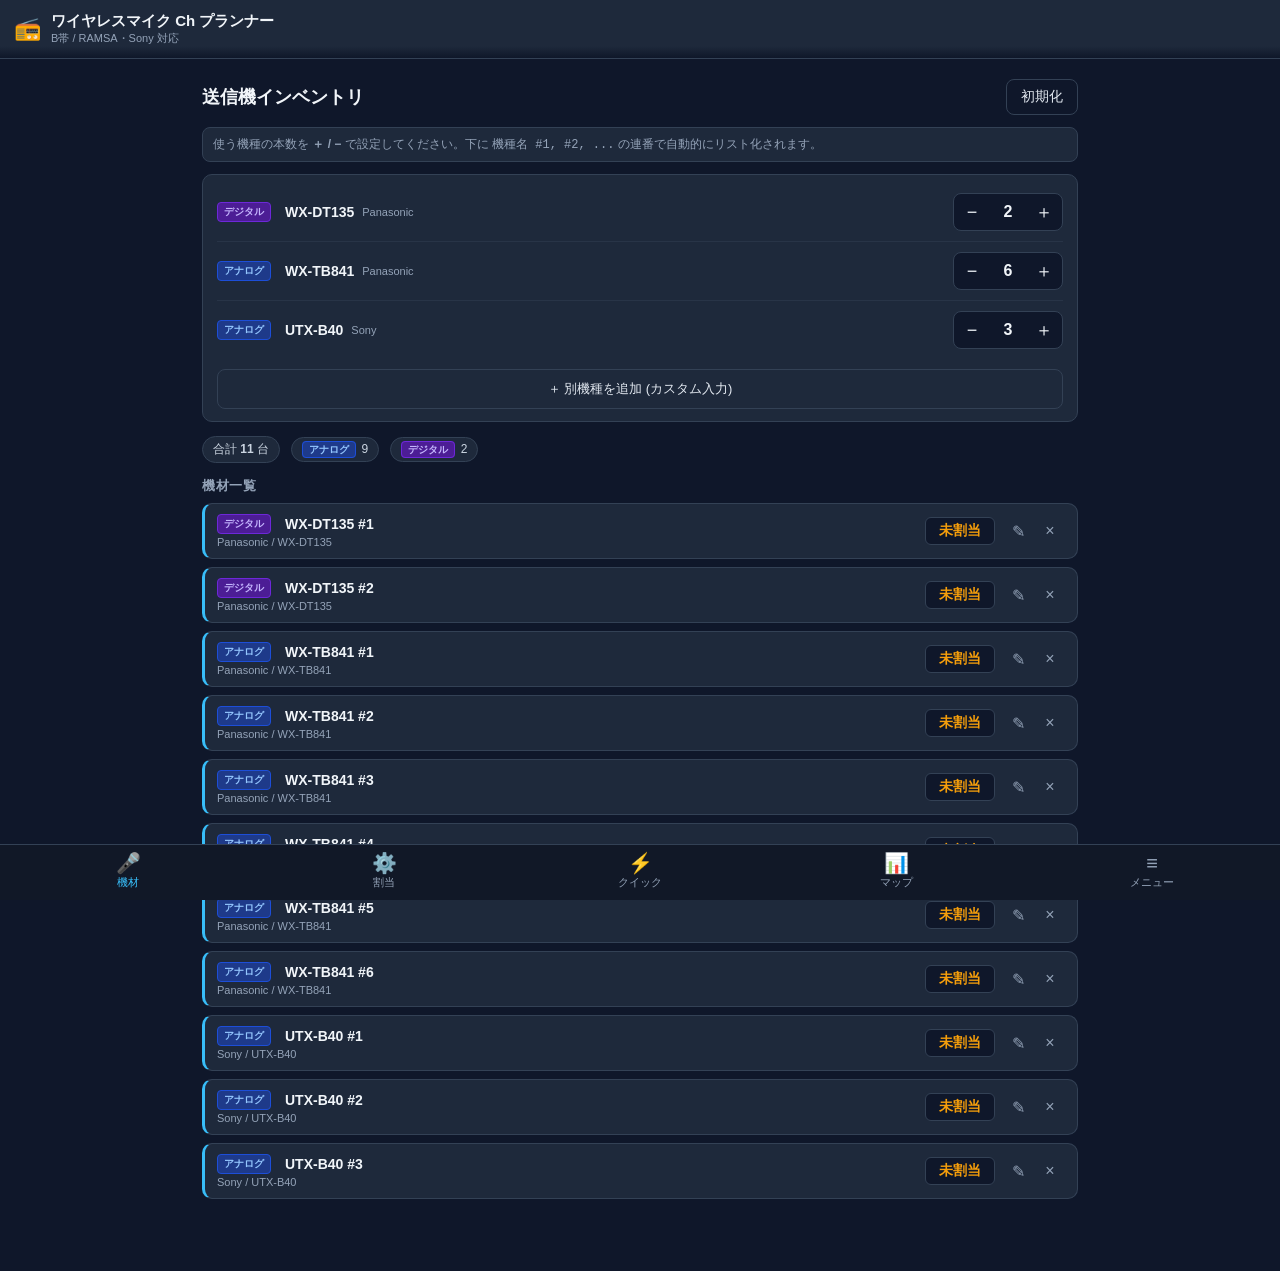
<file: index.html>
<!doctype html>
<html lang="ja">
<head>
  <meta charset="utf-8" />
  <meta name="viewport" content="width=device-width, initial-scale=1, viewport-fit=cover" />
  <meta name="theme-color" content="#0f172a" />
  <title>ワイヤレスマイク Ch プランナー (B帯)</title>
  <link rel="manifest" href="./manifest.webmanifest" />
  <link rel="icon" type="image/svg+xml" href="./icons/icon.svg" />
  <link rel="apple-touch-icon" href="./icons/icon-192.svg" />
  <link rel="stylesheet" href="./css/style.css" />
</head>
<body>
  <header class="appbar">
    <div class="appbar-inner">
      <span class="logo">📻</span>
      <div class="title">
        <strong>ワイヤレスマイク Ch プランナー</strong>
        <small>B帯 / RAMSA・Sony 対応</small>
      </div>
    </div>
  </header>

  <main id="main">
    <section id="view-inventory" class="view active"></section>
    <section id="view-assign" class="view"></section>
    <section id="view-quick" class="view"></section>
    <section id="view-map" class="view"></section>
    <section id="view-menu" class="view"></section>
  </main>

  <nav class="bottom-nav">
    <button class="nav-btn active" data-view="inventory">
      <span class="ico">🎤</span><span>機材</span>
    </button>
    <button class="nav-btn" data-view="assign">
      <span class="ico">⚙️</span><span>割当</span>
    </button>
    <button class="nav-btn" data-view="quick">
      <span class="ico">⚡</span><span>クイック</span>
    </button>
    <button class="nav-btn" data-view="map">
      <span class="ico">📊</span><span>マップ</span>
    </button>
    <button class="nav-btn" data-view="menu">
      <span class="ico">≡</span><span>メニュー</span>
    </button>
  </nav>

  <div id="modal-overlay" class="modal-overlay">
    <div id="modal" class="modal">
      <div id="modal-body"></div>
    </div>
  </div>

  <div id="toast" class="toast"></div>

  <script src="./js/data.js"></script>
  <script src="./js/storage.js"></script>
  <script src="./js/imd.js"></script>
  <script src="./js/auto-assign.js"></script>
  <script src="./js/visualize.js"></script>
  <script src="./js/export.js"></script>
  <script src="./js/app.js"></script>
</body>
</html>
</file>
<file: css/style.css>
/* ============== 基本リセット ============== */
* { box-sizing: border-box; }
html, body { margin: 0; padding: 0; }
body {
  font-family: -apple-system, BlinkMacSystemFont, "Segoe UI", "Hiragino Kaku Gothic ProN",
               "Yu Gothic", "Meiryo", sans-serif;
  background: #0f172a;
  color: #e2e8f0;
  min-height: 100vh;
  -webkit-font-smoothing: antialiased;
}
button { font-family: inherit; }

/* ============== レイアウト ============== */
.appbar {
  position: sticky; top: 0; z-index: 30;
  background: linear-gradient(180deg, #1e293b 0%, #1e293b 80%, rgba(30,41,59,0.0) 100%);
  padding-top: env(safe-area-inset-top);
  border-bottom: 1px solid #334155;
}
.appbar-inner {
  display: flex; align-items: center; gap: 10px;
  padding: 12px 14px;
}
.appbar .logo { font-size: 22px; }
.appbar .title strong { display: block; font-size: 15px; color: #f1f5f9; }
.appbar .title small { display: block; font-size: 11px; color: #94a3b8; }

main {
  padding: 12px 12px calc(72px + env(safe-area-inset-bottom));
  max-width: 900px;
  margin: 0 auto;
}

.view { display: none; }
.view.active { display: block; }

.bottom-nav {
  position: fixed; left: 0; right: 0; bottom: 0; z-index: 30;
  display: grid; grid-template-columns: repeat(5, 1fr);
  background: #111827;
  border-top: 1px solid #334155;
  padding-bottom: env(safe-area-inset-bottom);
}
.nav-btn {
  appearance: none; border: 0; background: transparent;
  color: #94a3b8;
  padding: 8px 4px 10px;
  display: flex; flex-direction: column; align-items: center; gap: 2px;
  font-size: 11px;
  cursor: pointer;
}
.nav-btn .ico { font-size: 20px; line-height: 1; }
.nav-btn.active { color: #38bdf8; }
.nav-btn:active { background: rgba(255,255,255,0.04); }

/* ============== 共通 UI ============== */
.page-head {
  display: flex; justify-content: space-between; align-items: center;
  margin: 8px 0 12px;
  gap: 8px; flex-wrap: wrap;
}
.page-head h2 { margin: 0; font-size: 18px; color: #f1f5f9; }
.head-actions { display: flex; gap: 8px; flex-wrap: wrap; }
.sub { font-size: 13px; color: #94a3b8; margin: 18px 0 8px; letter-spacing: .04em; }
.hint { font-size: 12px; color: #94a3b8; background: #1e293b; padding: 8px 10px; border-radius: 8px; border: 1px solid #334155; margin-bottom: 12px; }
.hint.small { font-size: 11px; }
.empty { color: #64748b; padding: 14px; text-align: center; border: 1px dashed #334155; border-radius: 8px; }

.btn {
  appearance: none; border: 1px solid #334155; background: #1e293b; color: #e2e8f0;
  padding: 8px 14px; border-radius: 8px; font-size: 14px; cursor: pointer;
  transition: background .12s, transform .06s;
}
.btn:hover { background: #243144; }
.btn:active { transform: scale(.97); }
.btn-primary { background: #2563eb; border-color: #2563eb; color: #fff; }
.btn-primary:hover { background: #1d4ed8; }
.btn-ghost { background: transparent; }
.icon-btn {
  appearance: none; border: 0; background: transparent; color: #94a3b8;
  width: 30px; height: 30px; border-radius: 6px; cursor: pointer; font-size: 16px;
}
.icon-btn:hover { background: #1e293b; color: #f1f5f9; }
.icon-btn.danger:hover { color: #fca5a5; }

.chip {
  display: inline-block; padding: 4px 10px; border-radius: 999px;
  background: #1e293b; border: 1px solid #334155; font-size: 12px; color: #cbd5e1;
  margin-right: 6px;
}
.counts { margin-bottom: 12px; }

/* ============== インベントリ画面 ============== */
.card-list { display: grid; gap: 8px; }
.dev-card {
  display: flex; align-items: center; gap: 12px;
  background: #1e293b; border: 1px solid #334155;
  border-radius: 10px; padding: 10px 12px;
}
.dev-card.type-tx { border-left: 3px solid #38bdf8; }
.dev-card.type-rx { border-left: 3px solid #a78bfa; }
.dev-main { flex: 1; min-width: 0; }
.dev-title { display: flex; align-items: center; gap: 8px; }
.dev-title strong { font-size: 14px; color: #f1f5f9; }
.dev-sub { font-size: 11px; color: #94a3b8; margin-top: 2px; }
.type-pill {
  font-size: 10px; font-weight: 700; padding: 2px 6px; border-radius: 4px;
  background: #0ea5e9; color: #fff;
}
.dev-card.type-rx .type-pill { background: #a78bfa; }
.mode-pill {
  font-size: 10px; font-weight: 700; padding: 2px 6px; border-radius: 4px;
  margin-right: 6px;
}
.mode-pill.analog { background: #1e3a8a; color: #93c5fd; border: 1px solid #1d4ed8; }
.mode-pill.digital { background: #4c1d95; color: #c4b5fd; border: 1px solid #6d28d9; }
.dev-right { display: flex; align-items: center; gap: 8px; }
.ch-badge {
  display: inline-flex; flex-direction: column; align-items: center;
  background: #0f172a; border: 1px solid #334155;
  padding: 4px 10px; border-radius: 6px; min-width: 70px;
  color: #38bdf8; font-weight: 700; font-size: 14px;
}
.ch-badge small { color: #94a3b8; font-weight: 400; font-size: 10px; }
.ch-badge.unassigned { color: #f59e0b; }
.ch-badge.muted { color: #64748b; }
.dev-actions { display: flex; gap: 2px; }

/* ============== 割当画面 ============== */
.assign-grid { display: grid; gap: 8px; }
.assign-row {
  display: grid; grid-template-columns: 1fr auto; gap: 10px; align-items: center;
  background: #1e293b; border: 1px solid #334155; border-radius: 10px; padding: 10px 12px;
}
.assign-row.has-error { border-color: #ef4444; box-shadow: 0 0 0 1px #ef444433; }
.assign-row.has-warn { border-color: #f59e0b; box-shadow: 0 0 0 1px #f59e0b33; }
.ar-name strong { font-size: 14px; color: #f1f5f9; display: block; }
.ar-name small { font-size: 11px; color: #94a3b8; }
select.ch-select {
  background: #0f172a; color: #e2e8f0; border: 1px solid #334155;
  border-radius: 6px; padding: 6px 8px; font-size: 13px; min-width: 240px;
}
@media (max-width: 480px) {
  .assign-row { grid-template-columns: 1fr; }
  select.ch-select { min-width: 0; width: 100%; }
}

/* ============== 診断パネル ============== */
.issues { margin-top: 16px; }
.issues h3 { margin: 0 0 8px; font-size: 14px; color: #cbd5e1; }
.issues .ok {
  color: #6ee7b7; padding: 10px 12px;
  background: rgba(5, 150, 105, 0.18);
  border: 1px solid #10b981; border-radius: 8px;
  font-weight: 600;
}
.issue {
  display: grid; grid-template-columns: auto auto 1fr; gap: 8px; align-items: center;
  padding: 10px 12px; border-radius: 8px; font-size: 13px; margin-bottom: 6px;
  font-weight: 500;
}
.issue.error {
  background: rgba(220, 38, 38, 0.22);
  border: 1px solid #ef4444;
  color: #fee2e2;
}
.issue.warn {
  background: rgba(217, 119, 6, 0.22);
  border: 1px solid #f59e0b;
  color: #fef3c7;
}
.issue .badge {
  font-weight: 800; padding: 2px 8px; border-radius: 4px;
  font-size: 11px; letter-spacing: 0.05em;
}
.issue.error .badge { background: #ef4444; color: #fff; }
.issue.warn  .badge { background: #f59e0b; color: #1f1407; }
.issue .kind {
  font-family: ui-monospace, "Cascadia Mono", monospace;
  font-size: 11.5px; font-weight: 700;
  padding: 2px 6px; border-radius: 4px;
  background: rgba(255, 255, 255, 0.08);
}
.issue.error .kind { color: #fecaca; }
.issue.warn  .kind { color: #fde68a; }
.issue .msg { line-height: 1.45; }

/* ============== マップ画面 ============== */
.svg-wrap { background: #1e293b; border: 1px solid #334155; border-radius: 10px; padding: 6px; }
.svg-wrap svg { display: block; width: 100%; height: auto; }
.legend { display: flex; gap: 16px; align-items: center; font-size: 12px; color: #94a3b8; margin: 8px 4px 0; }
.lg { display: inline-block; width: 12px; height: 12px; border-radius: 3px; vertical-align: middle; margin-right: 4px; }
.lg.ok { background: #22d3ee; }
.lg.warn { background: #f59e0b; }
.lg.err { background: #ef4444; }
.map-list { display: grid; gap: 4px; }
.map-row {
  background: #1e293b; border: 1px solid #334155; padding: 6px 10px; border-radius: 6px; font-size: 13px;
}
.ch-tag {
  display: inline-block; min-width: 38px; padding: 1px 6px; background: #0ea5e9; color: #fff;
  border-radius: 4px; font-size: 11px; font-weight: 700; text-align: center; margin-right: 6px;
}

/* ============== メニュー / カード ============== */
.card {
  background: #1e293b; border: 1px solid #334155; border-radius: 12px;
  padding: 14px; margin-bottom: 14px;
}
.card h3 { margin: 0 0 8px; font-size: 15px; color: #f1f5f9; }
.card .row { display: flex; gap: 8px; flex-wrap: wrap; align-items: center; margin-bottom: 8px; }
.card input[type="text"], .card input[type="number"] {
  background: #0f172a; border: 1px solid #334155; color: #e2e8f0;
  padding: 8px 10px; border-radius: 6px; font-size: 14px; flex: 1; min-width: 0;
}
.field { display: block; margin-bottom: 10px; }
.field span { display: block; font-size: 12px; color: #94a3b8; margin-bottom: 4px; }
.field input, .field select {
  width: 100%;
  background: #0f172a; border: 1px solid #334155; color: #e2e8f0;
  padding: 8px 10px; border-radius: 6px; font-size: 14px;
}
.preset-list { display: grid; gap: 6px; margin-top: 8px; }
.preset-row {
  display: flex; justify-content: space-between; align-items: center; gap: 8px;
  padding: 8px 10px; background: #0f172a; border: 1px solid #334155; border-radius: 8px;
}
.preset-row strong { display: block; font-size: 13px; color: #f1f5f9; }
.preset-row small { font-size: 11px; color: #64748b; }
.help { padding-left: 18px; font-size: 12px; color: #cbd5e1; line-height: 1.7; }
.help li { margin-bottom: 4px; }

/* ============== モーダル / トースト ============== */
.modal-overlay {
  position: fixed; inset: 0; background: rgba(0,0,0,0.6);
  display: none; align-items: center; justify-content: center; z-index: 50;
  padding: 16px;
}
.modal-overlay.active { display: flex; }
.modal {
  background: #1e293b; border: 1px solid #334155; border-radius: 12px;
  padding: 18px; width: 100%; max-width: 460px;
}
.modal h3 { margin: 0 0 12px; font-size: 16px; color: #f1f5f9; }
.modal-actions { display: flex; gap: 8px; justify-content: flex-end; margin-top: 12px; }

.toast {
  position: fixed; left: 50%; bottom: 84px; transform: translateX(-50%) translateY(20px);
  background: #0f172a; color: #f1f5f9; border: 1px solid #334155;
  padding: 10px 16px; border-radius: 999px; font-size: 13px;
  opacity: 0; pointer-events: none; transition: opacity .2s, transform .2s;
  z-index: 60;
}
.toast.show { opacity: 1; transform: translateX(-50%) translateY(0); }

/* ============== ローディングオーバーレイ (自動割当 計算中表示) ============== */
.loading-overlay {
  position: fixed; inset: 0; z-index: 100;
  display: none;
  align-items: center; justify-content: center;
  background: rgba(15, 23, 42, 0.78);
  backdrop-filter: blur(4px);
  -webkit-backdrop-filter: blur(4px);
  animation: lo-fade .15s ease-out;
}
.loading-overlay.show { display: flex; }
@keyframes lo-fade { from { opacity: 0; } to { opacity: 1; } }

.loading-box {
  background: linear-gradient(180deg, #1e293b 0%, #0f172a 100%);
  border: 1px solid #334155;
  border-radius: 16px;
  padding: 32px 40px;
  min-width: 280px; max-width: 90vw;
  text-align: center;
  box-shadow: 0 20px 60px rgba(0, 0, 0, 0.5),
              0 0 0 1px rgba(56, 189, 248, 0.15);
}
.loading-spinner {
  width: 56px; height: 56px;
  margin: 0 auto 20px;
  border: 4px solid rgba(56, 189, 248, 0.18);
  border-top-color: #38bdf8;
  border-radius: 50%;
  animation: lo-spin 0.85s linear infinite;
}
@keyframes lo-spin { to { transform: rotate(360deg); } }

.loading-title {
  font-size: 17px; font-weight: 700; color: #f1f5f9;
  margin-bottom: 6px;
  letter-spacing: 0.02em;
}
.loading-sub {
  font-size: 13px; color: #94a3b8;
  line-height: 1.5;
  margin-bottom: 12px;
}
.loading-tip {
  font-size: 11px; color: #64748b;
  border-top: 1px dashed #334155;
  padding-top: 10px; margin-top: 4px;
}

/* ============== クイック設計画面 (ホワイトテーマ) ============== */
/* テーマ色を切り替えたい場合はここの CSS変数だけ変更すれば全要素に反映されます。
   --qk-bg-tint  : セクション背景 (白)
   --qk-bg-deep  : カード背景 (やや薄いグレー)
   --qk-border   : 境界線
   --qk-text     : 主要テキスト
   --qk-text-mute: 補助テキスト
   --qk-accent   : 見出しアクセント
*/
#view-quick {
  --qk-bg-tint: #f8fafc;       /* slate-50 セクション背景 */
  --qk-bg-deep: #ffffff;       /* 白 (カード/行) */
  --qk-border: #cbd5e1;        /* slate-300 */
  --qk-border-strong: #94a3b8; /* slate-400 */
  --qk-text: #0f172a;          /* slate-900 */
  --qk-text-mute: #475569;     /* slate-600 */
  --qk-accent: #2563eb;        /* blue-600 主要ボタン */
  --qk-accent-soft: #1d4ed8;   /* blue-700 hover */
}

/* page-head と nav の外枠は親アプリのダーク基調を維持 (h2 は触らない) */
#view-quick .hint {
  background: var(--qk-bg-deep);
  border-color: var(--qk-border);
  color: var(--qk-text-mute);
}

#view-quick .btn-primary {
  background: var(--qk-accent);
  border-color: var(--qk-accent);
  color: #fff;
  font-weight: 700;
}
#view-quick .btn-primary:hover { background: var(--qk-accent-soft); border-color: var(--qk-accent-soft); }
#view-quick .btn {
  background: var(--qk-bg-deep);
  border-color: var(--qk-border);
  color: var(--qk-text);
}
#view-quick .btn:hover { background: #f1f5f9; }
#view-quick .icon-btn { color: var(--qk-text-mute); }
#view-quick .icon-btn:hover { background: #f1f5f9; color: var(--qk-text); }

.q-section {
  background: var(--qk-bg-tint);
  border: 1px solid var(--qk-border);
  border-radius: 12px;
  padding: 12px 14px; margin-bottom: 12px;
  position: relative;
  color: var(--qk-text);
  box-shadow: 0 1px 2px rgba(15, 23, 42, 0.04);
}
#view-quick .q-section { color: var(--qk-text); }
.q-section h3 {
  margin: 0 0 8px; font-size: 14px; color: #f1f5f9;
  display: flex; align-items: center; gap: 6px;
}
#view-quick .q-section h3 { color: var(--qk-text); }
.q-section .desc { font-size: 11px; color: #94a3b8; margin-bottom: 10px; }
#view-quick .q-section .desc { color: var(--qk-text-mute); }
/* 結果セクション内の小見出し (割当結果(n波)等) */
#view-quick .q-section .sub { color: var(--qk-text); }

.counter {
  display: inline-flex; align-items: center; gap: 0;
  border: 1px solid #334155; border-radius: 8px; overflow: hidden;
  background: #0f172a;
}
#view-quick .counter { border-color: var(--qk-border); background: var(--qk-bg-deep); }
#view-quick .counter button { color: var(--qk-text); }
#view-quick .counter .val { color: var(--qk-text); }
.counter button {
  appearance: none; border: 0; background: transparent;
  color: #f1f5f9; width: 36px; height: 36px;
  font-size: 18px; cursor: pointer; user-select: none;
}
.counter button:hover { background: #1e293b; }
#view-quick .counter button:hover { background: #f1f5f9; color: var(--qk-accent); }
.counter .val {
  min-width: 36px; text-align: center; font-weight: 700;
  font-size: 16px; color: #f1f5f9;
}
.counter-row {
  display: flex; align-items: center; justify-content: space-between;
  padding: 6px 0; gap: 8px; flex-wrap: wrap;
}
.counter-label { font-size: 13px; color: #cbd5e1; }
.counter-label .badge {
  font-size: 10px; padding: 2px 6px; border-radius: 4px;
  margin-right: 6px; font-weight: 700;
}
.counter-label .badge.analog { background: #1e3a8a; color: #93c5fd; }
.counter-label .badge.digital { background: #4c1d95; color: #c4b5fd; }
.q-total {
  display: flex; justify-content: space-between; align-items: center;
  padding-top: 8px; margin-top: 4px;
  border-top: 1px dashed #334155;
  font-size: 13px;
}
.q-total strong { color: #38bdf8; font-size: 16px; }
#view-quick .q-total { border-top-color: var(--qk-border); color: var(--qk-text); }
#view-quick .q-total strong { color: var(--qk-accent); }
#view-quick .counter-label { color: var(--qk-text); }
#view-quick .counter-label small { color: var(--qk-text-mute); }
#view-quick .counter-label .badge.analog { background: #dbeafe; color: #1e3a8a; }
#view-quick .counter-label .badge.digital { background: #ede9fe; color: #4c1d95; }

.row-list { display: grid; gap: 6px; margin-top: 8px; }
.row-item {
  display: grid; grid-template-columns: auto 1fr auto;
  gap: 8px; align-items: center;
  background: #0f172a; border: 1px solid #334155;
  padding: 6px 8px; border-radius: 8px;
}
#view-quick .row-item {
  background: var(--qk-bg-deep);
  border-color: var(--qk-border);
  color: var(--qk-text);
}
#view-quick .row-item .icon-btn { color: #b91c1c; }
#view-quick .row-item .icon-btn:hover { background: #fee2e2; color: #991b1b; }
#view-quick .empty-cells { color: var(--qk-text-mute); }
#view-quick .label-pill.blocked { background: #e2e8f0; color: #475569; }
#view-quick .label-pill.fixed { background: #fef3c7; color: #92400e; }
#view-quick .label-pill.auto { background: #d1fae5; color: #065f46; }
.row-item select {
  background: #1e293b; color: #e2e8f0; border: 1px solid #334155;
  border-radius: 6px; padding: 6px 8px; font-size: 12px; min-width: 0;
}
#view-quick .row-item select {
  background: #ffffff; border-color: var(--qk-border); color: var(--qk-text);
}
.row-item .row-grid {
  display: grid; grid-template-columns: 1fr 1fr; gap: 6px;
}
.row-item .icon-btn { color: #fca5a5; }
.btn-add-row {
  margin-top: 6px; padding: 6px 12px; font-size: 12px;
}

.btn-calc {
  width: 100%; margin: 8px 0 12px; padding: 12px; font-size: 15px; font-weight: 700;
}

.q-result-row {
  display: grid; grid-template-columns: auto 1fr auto;
  gap: 10px; align-items: center;
  background: #0f172a; border: 1px solid #334155;
  padding: 8px 10px; border-radius: 8px;
  font-size: 13px;
}
#view-quick .q-result-row {
  background: var(--qk-bg-deep);
  border-color: var(--qk-border);
  color: var(--qk-text);
}
#view-quick .q-result-row.fixed { border-color: #f59e0b; background: #fffbeb; }
#view-quick .q-result-row.blocked { border-color: var(--qk-border-strong); background: #f1f5f9; }
.q-result-row.fixed { border-color: #f59e0b; }
.q-result-row.blocked { border-color: #475569; opacity: 0.7; }
.q-result-row .label-pill {
  font-size: 10px; padding: 2px 6px; border-radius: 4px; font-weight: 700;
}
.q-result-row .label-pill.fixed { background: #78350f; color: #fbbf24; }
.q-result-row .label-pill.auto { background: #064e3b; color: #6ee7b7; }
.q-result-row .label-pill.blocked { background: #1f2937; color: #94a3b8; }

.empty-cells { font-size: 12px; color: #94a3b8; margin-top: 6px; }

/* ============== インベントリ画面の機種カウンター ============== */
.model-counters {
  background: #1e293b;
  border: 1px solid #334155;
  border-radius: 10px;
  padding: 8px 14px;
  margin-top: 8px;
}
.model-counters .counter-row {
  padding: 10px 0;
  border-bottom: 1px solid rgba(51, 65, 85, 0.5);
}
.model-counters .counter-row:last-of-type { border-bottom: 0; }
.model-counters .counter-row.custom-row { opacity: 0.85; }
.model-counters .counter-label {
  display: flex; align-items: center; gap: 8px; flex-wrap: wrap;
  font-size: 13px;
}
.model-counters .counter-label strong { font-size: 14px; color: #f1f5f9; }
.model-counters .counter-label small { color: #94a3b8; font-size: 11px; }
.model-counters .counter button:disabled {
  opacity: 0.3; cursor: not-allowed;
}
.model-counters .btn-add-row {
  width: 100%; margin: 10px 0 4px; padding: 10px;
  font-size: 13px;
}

/* ============== 周波数表 (Map画面の30波一覧) ============== */
.freq-legend {
  display: flex; flex-wrap: wrap; gap: 12px;
  margin: 8px 0 10px;
  font-size: 11.5px; color: #cbd5e1;
}
.lg-item { display: inline-flex; align-items: center; gap: 4px; }
.lg-swatch {
  width: 14px; height: 14px; border-radius: 3px;
  display: inline-block; border: 1px solid #475569;
}
.lg-swatch.analog  { background: rgba(8, 145, 178, 0.55); border-color: #22d3ee; }
.lg-swatch.digital { background: rgba(124, 58, 237, 0.55); border-color: #a78bfa; }
.lg-swatch.warn    { background: rgba(202, 138, 4, 0.6); border-color: #f59e0b; }
.lg-swatch.err     { background: rgba(185, 28, 28, 0.65); border-color: #ef4444; }
.lg-swatch.free    { background: #1e293b; border-color: #475569; }

.freq-table-wrap {
  overflow-x: auto;
  border: 1px solid #334155;
  border-radius: 8px;
  background: #0f172a;
}
.freq-table {
  width: 100%;
  border-collapse: collapse;
  font-size: 12px;
  color: #e2e8f0;
}
.freq-table th, .freq-table td {
  padding: 6px 8px;
  text-align: left;
  border-bottom: 1px solid #1e293b;
  white-space: nowrap;
}
.freq-table th {
  background: #1e293b;
  color: #cbd5e1;
  font-weight: 600;
  font-size: 11.5px;
  position: sticky; top: 0;
}
.freq-table th small {
  display: block; font-size: 10px; color: #94a3b8; font-weight: 400;
}
.freq-table td.ch-n     { color: #64748b; font-size: 11px; width: 28px; }
.freq-table td.freq     { font-family: ui-monospace, "SF Mono", Menlo, monospace; font-size: 12px; color: #f1f5f9; }
.freq-table td.ch-label { font-weight: 700; color: #f1f5f9; }
.freq-table td.digital-cell { color: #c4b5fd; font-size: 11.5px; }
.freq-table td.ramsa-g7-cell { color: #fbbf24; font-size: 11.5px; }
.freq-table td.ramsa-g7-cell .dim { color: #475569; font-weight: 400; }
.freq-table td.grp small { color: #94a3b8; font-size: 11px; }
.freq-table td.status   { font-size: 12px; }
.freq-table td.status .free-mark { color: #475569; }

/* 使用状況による行色分け (td 単位で background 指定: tr の background はテーブルセルにより上書きされやすいため) */
.freq-table tr.freq-row.free td      { background: transparent; }

.freq-table tr.freq-row.used.analog td  { background: rgba(8, 145, 178, 0.32); }
.freq-table tr.freq-row.used.analog td.status,
.freq-table tr.freq-row.used.analog td.ch-label   { color: #67e8f9; }

.freq-table tr.freq-row.used.digital td { background: rgba(124, 58, 237, 0.38); }
.freq-table tr.freq-row.used.digital td.status,
.freq-table tr.freq-row.used.digital td.digital-cell   { color: #ddd6fe; }

.freq-table tr.freq-row.used.mixed td {
  background: rgba(168, 85, 247, 0.35);
}
.freq-table tr.freq-row.used.mixed td.status   { color: #f5d0fe; }

.freq-table tr.freq-row.warn td { background: rgba(202, 138, 4, 0.45) !important; }
.freq-table tr.freq-row.warn td.status { color: #fde68a !important; }

.freq-table tr.freq-row.err  td { background: rgba(185, 28, 28, 0.55) !important; }
.freq-table tr.freq-row.err  td.status { color: #fecaca !important; font-weight: 700; }

.freq-table tr.freq-row.used td.freq { color: #f8fafc; font-weight: 600; }

/* ============== IMD 用語解説 (details) ============== */
.imd-help {
  margin-top: 12px;
  background: #0f172a;
  border: 1px solid #334155;
  border-radius: 8px;
  padding: 0;
}
.imd-help summary {
  cursor: pointer;
  padding: 10px 12px;
  font-size: 13px;
  color: #93c5fd;
  list-style: none;
  user-select: none;
}
.imd-help summary::-webkit-details-marker { display: none; }
.imd-help summary::before {
  content: '▶ ';
  font-size: 10px;
  margin-right: 4px;
  transition: transform 0.15s;
  display: inline-block;
}
.imd-help[open] summary::before {
  content: '▼ ';
}
.imd-help[open] summary {
  border-bottom: 1px solid #334155;
}
.imd-help ul {
  margin: 8px 14px 8px 22px;
  padding: 0;
  font-size: 12.5px;
  line-height: 1.7;
  color: #cbd5e1;
}
.imd-help ul li { margin-bottom: 4px; }
.imd-help ul li strong { color: #f1f5f9; }
.imd-help ul li em { color: #fbbf24; font-style: normal; }
.imd-help ul li code {
  background: #1e293b; padding: 1px 6px; border-radius: 3px;
  font-size: 11px; color: #67e8f9;
}
.imd-help .hint.small {
  font-size: 11.5px; color: #94a3b8;
  padding: 0 14px 12px;
}

/* ============== 印刷 ============== */
@media print {
  .appbar, .bottom-nav, .toast, .modal-overlay, .loading-overlay { display: none !important; }
  body { background: #fff; color: #111; }
}
</file>
